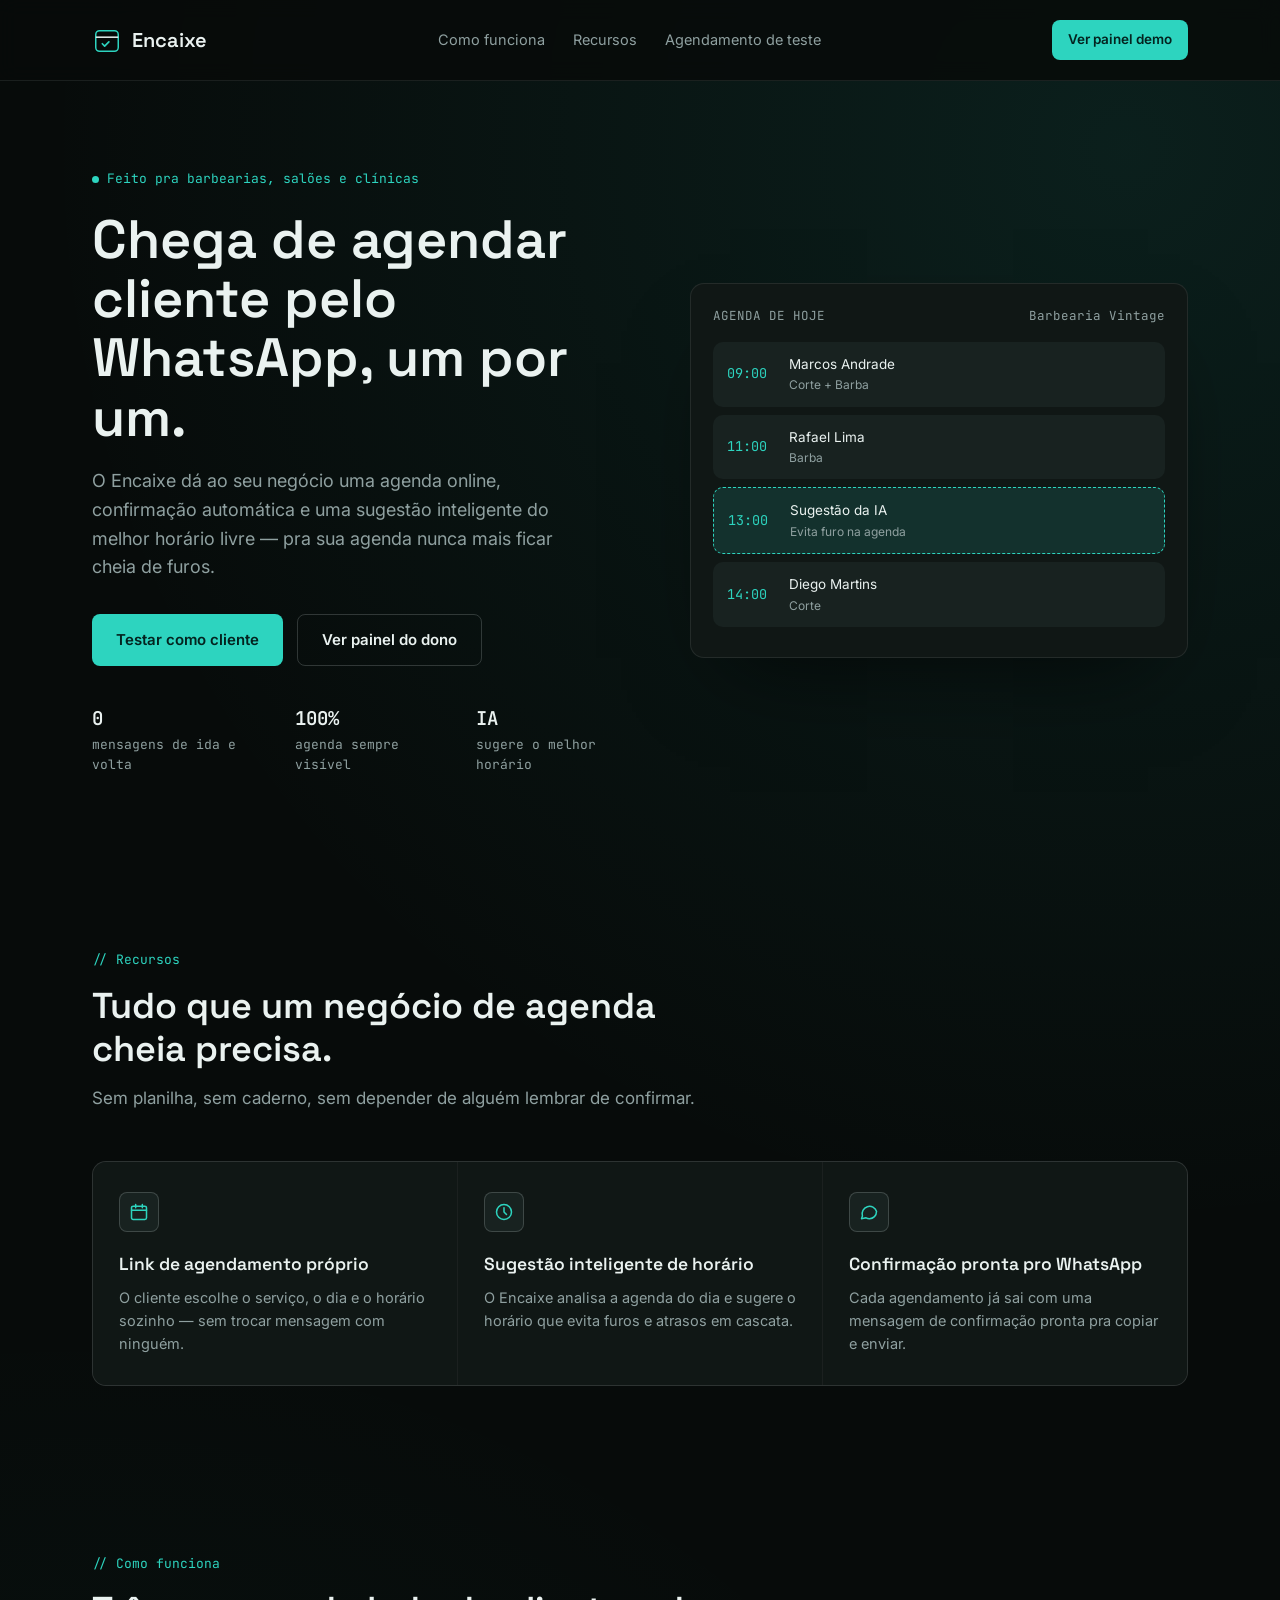
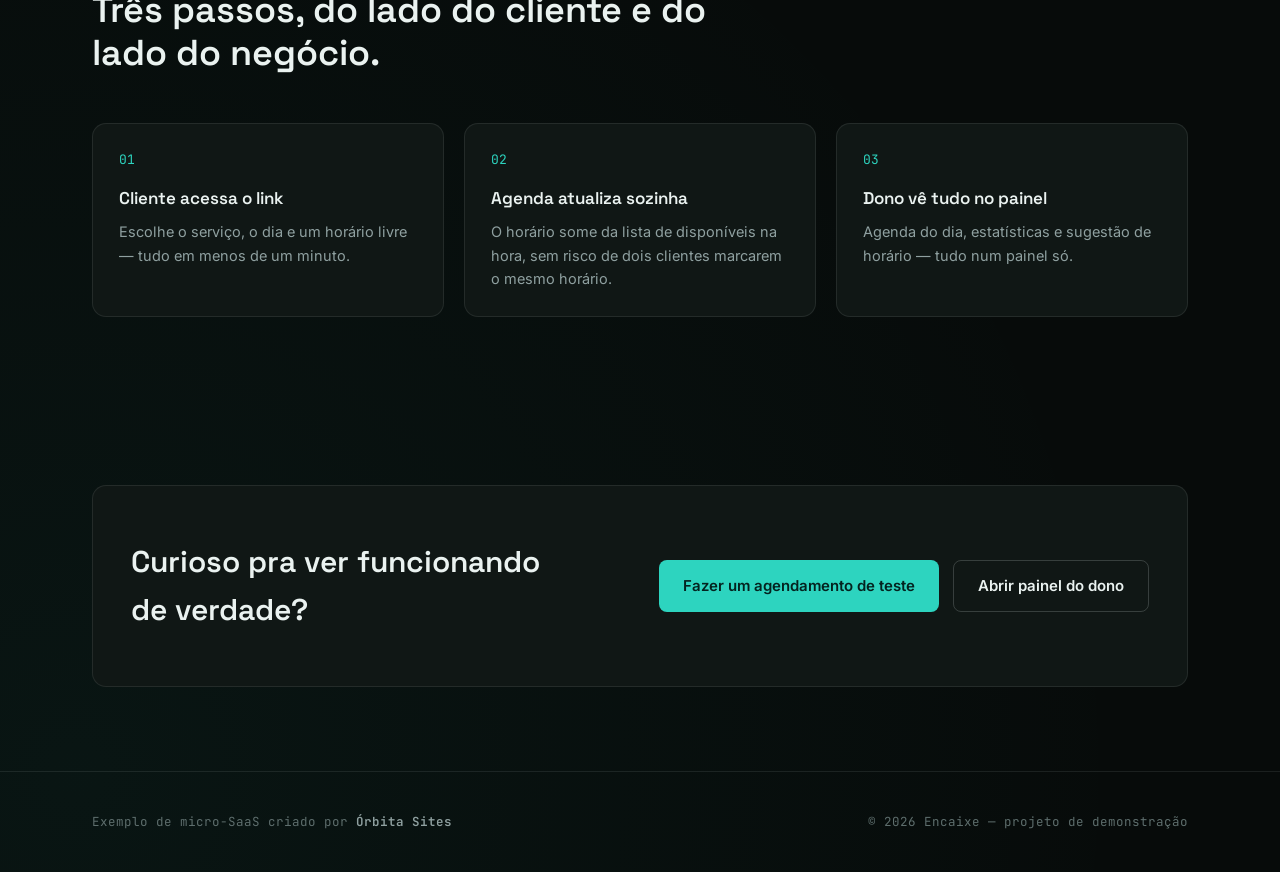
<file: index.html>
<!DOCTYPE html>
<html lang="pt-BR">
<head>
<meta charset="UTF-8">
<meta name="viewport" content="width=device-width, initial-scale=1.0">
<title>Encaixe — Agendamento inteligente para o seu negócio</title>
<meta name="description" content="Agenda online, confirmação automática e sugestão inteligente de horário. Reduza no-shows e pare de agendar por WhatsApp.">
<link rel="stylesheet" href="css/style.css">
</head>
<body class="landing-body">

<header class="topbar">
  <div class="topbar-inner">
    <a href="index.html" class="brand">
      <svg class="brand-mark" viewBox="0 0 32 32" fill="none">
        <rect x="4" y="6" width="24" height="22" rx="4" stroke-width="1.6"/>
        <path d="M4 13h24" stroke="currentColor" stroke-width="1.6"/>
        <path class="tick" d="m11 20 2.5 2.5L18 18" stroke-width="1.8" stroke-linecap="round" stroke-linejoin="round" fill="none"/>
      </svg>
      Encaixe
    </a>
    <nav class="top-links">
      <a href="#como-funciona">Como funciona</a>
      <a href="#recursos">Recursos</a>
      <a href="agendar.html">Agendamento de teste</a>
    </nav>
    <a href="app.html" class="btn btn-primary btn-sm">Ver painel demo</a>
  </div>
</header>

<main>
  <section class="hero">
    <div class="container hero-inner">
      <div>
        <span class="eyebrow"><span class="dot"></span>Feito pra barbearias, salões e clínicas</span>
        <h1>Chega de agendar cliente pelo WhatsApp, um por um.</h1>
        <p class="lede">O Encaixe dá ao seu negócio uma agenda online, confirmação automática e uma sugestão inteligente do melhor horário livre — pra sua agenda nunca mais ficar cheia de furos.</p>

        <div class="hero-actions">
          <a href="agendar.html" class="btn btn-primary">Testar como cliente</a>
          <a href="app.html" class="btn btn-ghost">Ver painel do dono</a>
        </div>

        <div class="hero-meta">
          <div><strong>0</strong>mensagens de ida e volta</div>
          <div><strong>100%</strong>agenda sempre visível</div>
          <div><strong>IA</strong>sugere o melhor horário</div>
        </div>
      </div>

      <div class="hero-panel">
        <div class="hero-panel-head">
          <span>AGENDA DE HOJE</span>
          <span>Barbearia Vintage</span>
        </div>
        <div class="mini-slot"><span class="time">09:00</span><span class="who">Marcos Andrade<div class="svc">Corte + Barba</div></span></div>
        <div class="mini-slot"><span class="time">11:00</span><span class="who">Rafael Lima<div class="svc">Barba</div></span></div>
        <div class="mini-slot ai"><span class="time">13:00</span><span class="who">Sugestão da IA<div class="svc">Evita furo na agenda</div></span></div>
        <div class="mini-slot"><span class="time">14:00</span><span class="who">Diego Martins<div class="svc">Corte</div></span></div>
      </div>
    </div>
  </section>

  <section id="recursos">
    <div class="container">
      <div class="section-head">
        <div class="section-tag">// Recursos</div>
        <h2>Tudo que um negócio de agenda cheia precisa.</h2>
        <p>Sem planilha, sem caderno, sem depender de alguém lembrar de confirmar.</p>
      </div>
      <div class="feature-grid">
        <div class="feature-cell">
          <div class="icon-box"><svg viewBox="0 0 24 24" fill="none" stroke-width="1.8" stroke-linecap="round" stroke-linejoin="round"><rect x="3" y="5" width="18" height="16" rx="2"/><path d="M3 10h18M8 3v4M16 3v4"/></svg></div>
          <h3>Link de agendamento próprio</h3>
          <p>O cliente escolhe o serviço, o dia e o horário sozinho — sem trocar mensagem com ninguém.</p>
        </div>
        <div class="feature-cell">
          <div class="icon-box"><svg viewBox="0 0 24 24" fill="none" stroke-width="1.8" stroke-linecap="round" stroke-linejoin="round"><circle cx="12" cy="12" r="9"/><path d="M12 7v5l3 3"/></svg></div>
          <h3>Sugestão inteligente de horário</h3>
          <p>O Encaixe analisa a agenda do dia e sugere o horário que evita furos e atrasos em cascata.</p>
        </div>
        <div class="feature-cell">
          <div class="icon-box"><svg viewBox="0 0 24 24" fill="none" stroke-width="1.8" stroke-linecap="round" stroke-linejoin="round"><path d="M21 11.5a8.38 8.38 0 0 1-8.5 8.5 8.5 8.5 0 0 1-4-1L3 20l1.1-3.3a8.5 8.5 0 1 1 17-5.2Z"/></svg></div>
          <h3>Confirmação pronta pro WhatsApp</h3>
          <p>Cada agendamento já sai com uma mensagem de confirmação pronta pra copiar e enviar.</p>
        </div>
      </div>
    </div>
  </section>

  <section id="como-funciona">
    <div class="container">
      <div class="section-head">
        <div class="section-tag">// Como funciona</div>
        <h2>Três passos, do lado do cliente e do lado do negócio.</h2>
      </div>
      <div class="steps-row">
        <div class="step-card">
          <div class="step-num">01</div>
          <h3>Cliente acessa o link</h3>
          <p>Escolhe o serviço, o dia e um horário livre — tudo em menos de um minuto.</p>
        </div>
        <div class="step-card">
          <div class="step-num">02</div>
          <h3>Agenda atualiza sozinha</h3>
          <p>O horário some da lista de disponíveis na hora, sem risco de dois clientes marcarem o mesmo horário.</p>
        </div>
        <div class="step-card">
          <div class="step-num">03</div>
          <h3>Dono vê tudo no painel</h3>
          <p>Agenda do dia, estatísticas e sugestão de horário — tudo num painel só.</p>
        </div>
      </div>
    </div>
  </section>

  <section>
    <div class="container">
      <div class="cta-band">
        <h2>Curioso pra ver funcionando de verdade?</h2>
        <div class="actions">
          <a href="agendar.html" class="btn btn-primary">Fazer um agendamento de teste</a>
          <a href="app.html" class="btn btn-ghost">Abrir painel do dono</a>
        </div>
      </div>
    </div>
  </section>
</main>

<footer>
  <div class="container footer-inner">
    <div class="made-by">Exemplo de micro-SaaS criado por <b>Órbita Sites</b></div>
    <div class="made-by">© 2026 Encaixe — projeto de demonstração</div>
  </div>
</footer>

</body>
</html>
</file>
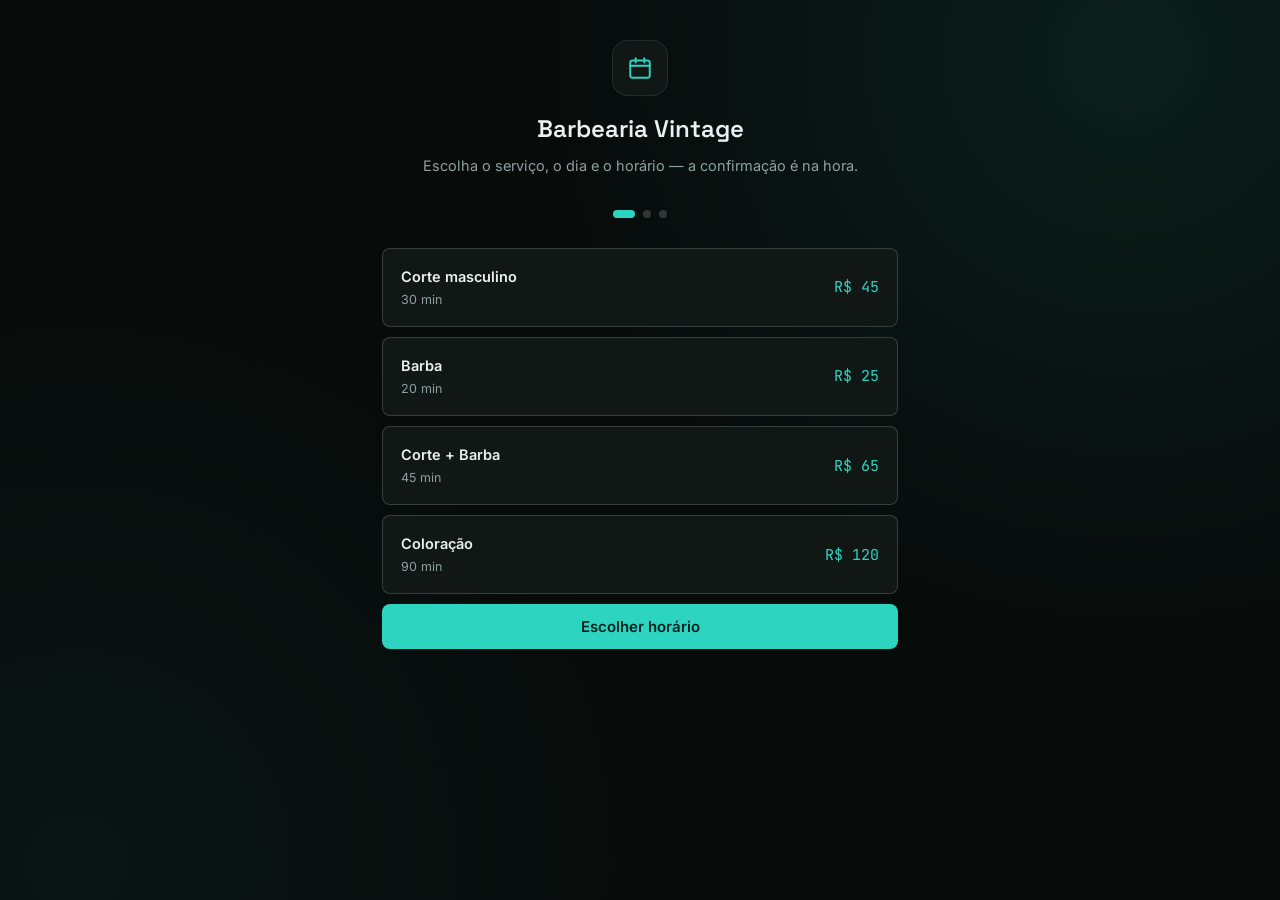
<file: agendar.html>
<!DOCTYPE html>
<html lang="pt-BR">
<head>
<meta charset="UTF-8">
<meta name="viewport" content="width=device-width, initial-scale=1.0">
<title>Agendar horário — Barbearia Vintage</title>
<link rel="stylesheet" href="css/style.css">
</head>
<body class="landing-body">

<div class="book-shell">

  <div class="book-header">
    <div class="biz-icon">
      <svg viewBox="0 0 24 24" fill="none" stroke-width="1.8" stroke-linecap="round" stroke-linejoin="round"><rect x="3" y="5" width="18" height="16" rx="2"/><path d="M3 10h18M8 3v4M16 3v4"/></svg>
    </div>
    <h1 id="biz-nome">Barbearia Vintage</h1>
    <p>Escolha o serviço, o dia e o horário — a confirmação é na hora.</p>
  </div>

  <div class="book-steps">
    <span class="active" data-step="1"></span>
    <span data-step="2"></span>
    <span data-step="3"></span>
  </div>

  <!-- ETAPA 1 — SERVIÇO -->
  <div id="etapa-servico">
    <div id="lista-servicos"></div>
    <button class="btn btn-primary btn-block" id="btn-ir-horario" disabled>Escolher horário</button>
  </div>

  <!-- ETAPA 2 — DIA E HORÁRIO -->
  <div id="etapa-horario" class="hidden">
    <div class="day-scroll" id="lista-dias"></div>
    <div class="slot-grid" id="lista-slots"></div>
    <button class="btn btn-primary btn-block" id="btn-ir-dados" disabled>Continuar</button>
    <button class="btn btn-ghost btn-block" style="margin-top:10px;" id="btn-voltar-servico">Voltar</button>
  </div>

  <!-- ETAPA 3 — DADOS + CONFIRMAÇÃO -->
  <div id="etapa-dados" class="hidden">
    <div class="summary-card" id="resumo-card"></div>

    <div class="field">
      <label for="c-nome">Seu nome</label>
      <input type="text" id="c-nome" placeholder="Como podemos te chamar?">
    </div>
    <div class="field">
      <label for="c-telefone">WhatsApp</label>
      <input type="tel" id="c-telefone" placeholder="81 99999-0000">
    </div>

    <button class="btn btn-primary btn-block" id="btn-confirmar">Confirmar agendamento</button>
    <button class="btn btn-ghost btn-block" style="margin-top:10px;" id="btn-voltar-horario">Voltar</button>
  </div>

  <!-- ETAPA 4 — SUCESSO -->
  <div id="etapa-sucesso" class="hidden">
    <div class="success-box">
      <div class="success-icon">
        <svg viewBox="0 0 24 24" fill="none" stroke-width="2" stroke-linecap="round" stroke-linejoin="round"><path d="M20 6 9 17l-5-5"/></svg>
      </div>
      <h2>Agendamento confirmado!</h2>
      <p>Guardamos seu horário. Aqui está a mensagem de confirmação:</p>
    </div>
    <div class="wa-preview" id="wa-preview-final"></div>
    <button class="btn btn-ghost btn-block" style="margin-top:18px;" id="btn-novo-agendamento">Fazer outro agendamento</button>
  </div>

</div>

<script src="js/store.js"></script>
<script src="js/booking.js"></script>
</body>
</html>
</file>
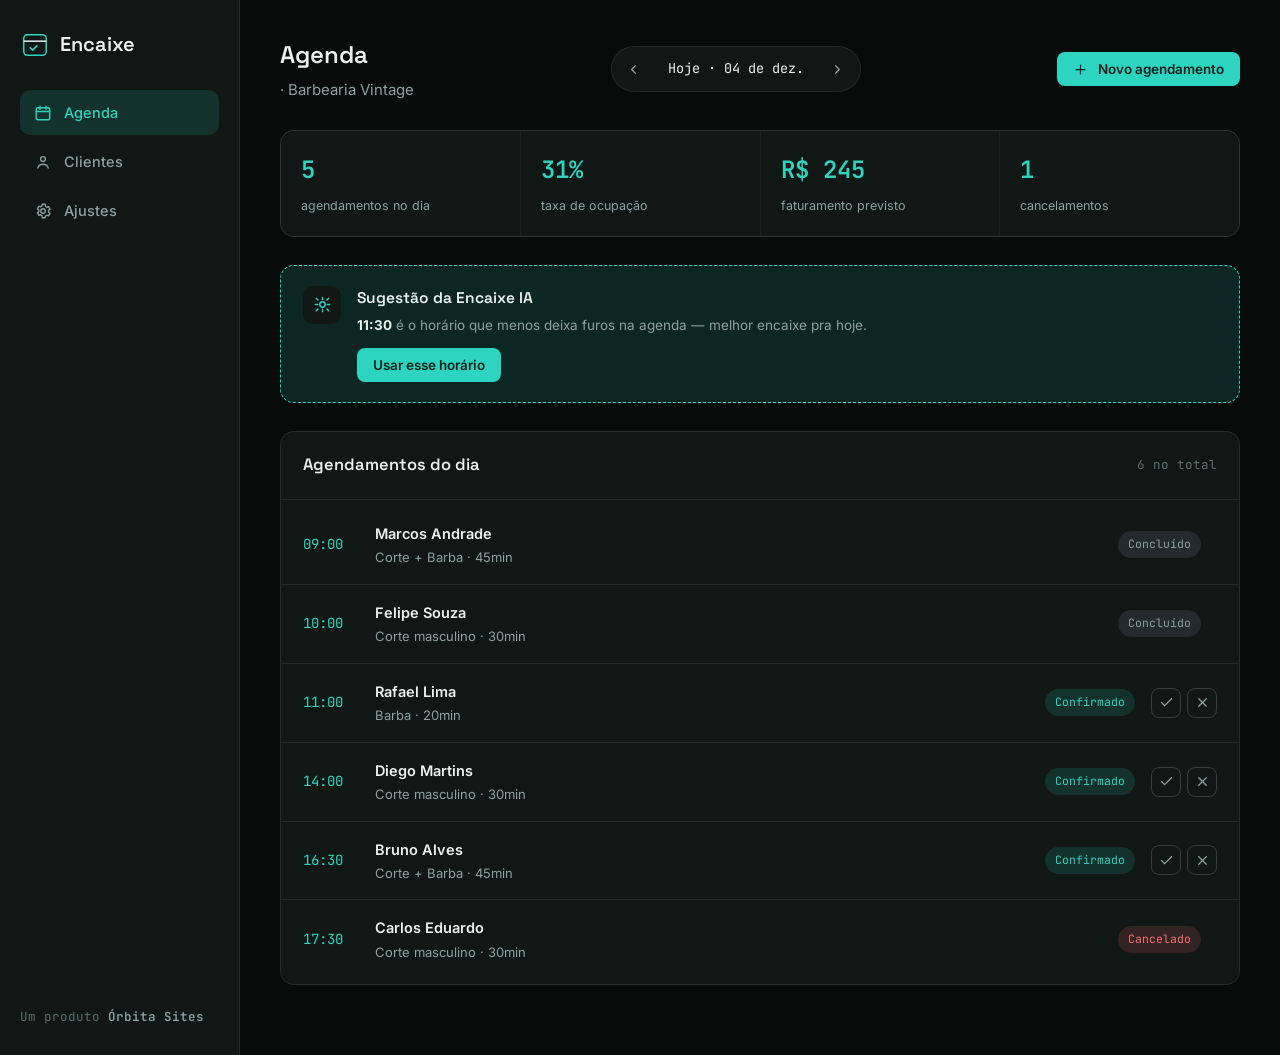
<file: app.html>
<!DOCTYPE html>
<html lang="pt-BR">
<head>
<meta charset="UTF-8">
<meta name="viewport" content="width=device-width, initial-scale=1.0">
<title>Painel — Encaixe</title>
<link rel="stylesheet" href="css/style.css">
</head>
<body>

<div class="app-shell">

  <aside class="app-sidebar">
    <a href="index.html" class="brand">
      <svg class="brand-mark" viewBox="0 0 32 32" fill="none">
        <rect x="4" y="6" width="24" height="22" rx="4" stroke-width="1.6"/>
        <path d="M4 13h24" stroke="currentColor" stroke-width="1.6"/>
        <path class="tick" d="m11 20 2.5 2.5L18 18" stroke-width="1.8" stroke-linecap="round" stroke-linejoin="round" fill="none"/>
      </svg>
      Encaixe
    </a>

    <nav class="app-nav">
      <a href="app.html" class="active">
        <svg viewBox="0 0 24 24" fill="none" stroke-width="1.8" stroke-linecap="round" stroke-linejoin="round"><rect x="3" y="5" width="18" height="16" rx="2"/><path d="M3 10h18M8 3v4M16 3v4"/></svg>
        Agenda
      </a>
      <a href="#" onclick="return false;">
        <svg viewBox="0 0 24 24" fill="none" stroke-width="1.8" stroke-linecap="round" stroke-linejoin="round"><circle cx="12" cy="8" r="3.2"/><path d="M5 20c1.2-3.4 4-5 7-5s5.8 1.6 7 5"/></svg>
        Clientes
      </a>
      <a href="#" onclick="return false;">
        <svg viewBox="0 0 24 24" fill="none" stroke-width="1.8" stroke-linecap="round" stroke-linejoin="round"><circle cx="12" cy="12" r="3"/><path d="M19.4 13a7.9 7.9 0 0 0 0-2l2-1.5-2-3.4-2.3.9a8 8 0 0 0-1.7-1L15 3h-4l-.4 2.4a8 8 0 0 0-1.7 1l-2.3-.9-2 3.4L6.6 11a7.9 7.9 0 0 0 0 2l-2 1.5 2 3.4 2.3-.9c.5.4 1.1.8 1.7 1L11 21h4l.4-2.4c.6-.2 1.2-.6 1.7-1l2.3.9 2-3.4-2-1.5Z"/></svg>
        Ajustes
      </a>
    </nav>

    <div class="app-sidebar-foot made-by">Um produto <b>Órbita Sites</b></div>
  </aside>

  <main class="app-main">
    <div class="app-topline">
      <div>
        <div class="app-title">Agenda<span id="negocio-nome"></span></div>
      </div>
      <div class="date-nav">
        <button id="btn-prev" aria-label="Dia anterior">
          <svg width="15" height="15" viewBox="0 0 24 24" fill="none" stroke="currentColor" stroke-width="2" stroke-linecap="round" stroke-linejoin="round"><path d="M15 6l-6 6 6 6"/></svg>
        </button>
        <span class="current" id="data-atual"></span>
        <button id="btn-next" aria-label="Próximo dia">
          <svg width="15" height="15" viewBox="0 0 24 24" fill="none" stroke="currentColor" stroke-width="2" stroke-linecap="round" stroke-linejoin="round"><path d="M9 6l6 6-6 6"/></svg>
        </button>
      </div>
      <button class="btn btn-primary btn-sm desktop-new-btn" id="btn-novo-desktop">
        <svg width="15" height="15" viewBox="0 0 24 24" fill="none" stroke="currentColor" stroke-width="2" stroke-linecap="round"><path d="M12 5v14M5 12h14"/></svg>
        Novo agendamento
      </button>
    </div>

    <div class="stats-row">
      <div class="stat-cell"><div class="value" id="stat-total">—</div><div class="label">agendamentos no dia</div></div>
      <div class="stat-cell"><div class="value" id="stat-ocupacao">—</div><div class="label">taxa de ocupação</div></div>
      <div class="stat-cell"><div class="value" id="stat-faturamento">—</div><div class="label">faturamento previsto</div></div>
      <div class="stat-cell"><div class="value" id="stat-cancelados">—</div><div class="label">cancelamentos</div></div>
    </div>

    <div class="ai-card" id="ai-card">
      <div class="ai-icon">
        <svg viewBox="0 0 24 24" fill="none" stroke-width="1.8" stroke-linecap="round" stroke-linejoin="round"><path d="M12 3v3M12 18v3M4.2 4.2l2.1 2.1M17.7 17.7l2.1 2.1M3 12h3M18 12h3M4.2 19.8l2.1-2.1M17.7 6.3l2.1-2.1"/><circle cx="12" cy="12" r="3.4"/></svg>
      </div>
      <div style="flex:1;">
        <h4>Sugestão da Encaixe IA</h4>
        <p id="ai-texto">Calculando o melhor horário livre do dia...</p>
        <div class="actions">
          <button class="btn btn-primary btn-sm" id="btn-usar-sugestao">Usar esse horário</button>
        </div>
      </div>
    </div>

    <div class="panel">
      <div class="panel-head">
        <h3>Agendamentos do dia</h3>
        <span class="made-by" id="contagem-label"></span>
      </div>
      <div class="agenda-list" id="agenda-list"></div>
    </div>
  </main>
</div>

<button class="fab" id="btn-novo-mobile" aria-label="Novo agendamento">
  <svg viewBox="0 0 24 24" fill="none" stroke="currentColor" stroke-width="2.2" stroke-linecap="round"><path d="M12 5v14M5 12h14"/></svg>
</button>

<!-- ===================== MODAL NOVO AGENDAMENTO ===================== -->
<div class="modal-overlay" id="modal-overlay">
  <div class="modal">
    <div class="modal-head">
      <h3>Novo agendamento</h3>
      <button class="modal-close" id="modal-close">
        <svg width="15" height="15" viewBox="0 0 24 24" fill="none" stroke="currentColor" stroke-width="2" stroke-linecap="round"><path d="M18 6 6 18M6 6l12 12"/></svg>
      </button>
    </div>

    <form id="form-agendamento">
      <div class="field">
        <label for="f-cliente">Nome do cliente</label>
        <input type="text" id="f-cliente" required placeholder="Ex.: João Pereira">
      </div>
      <div class="field-row">
        <div class="field">
          <label for="f-telefone">WhatsApp</label>
          <input type="tel" id="f-telefone" required placeholder="81 99999-0000">
        </div>
        <div class="field">
          <label for="f-servico">Serviço</label>
          <select id="f-servico" required></select>
        </div>
      </div>
      <div class="field-row">
        <div class="field">
          <label for="f-data">Data</label>
          <input type="date" id="f-data" required>
        </div>
        <div class="field">
          <label for="f-hora">Horário disponível</label>
          <select id="f-hora" required></select>
        </div>
      </div>

      <div class="field">
        <label>Prévia da confirmação (WhatsApp)</label>
        <div class="wa-preview" id="wa-preview">Preencha os dados pra ver a mensagem.</div>
      </div>

      <button type="submit" class="btn btn-primary btn-block">Confirmar agendamento</button>
    </form>
  </div>
</div>

<script src="js/store.js"></script>
<script src="js/app.js"></script>
</body>
</html>
</file>
<file: css/style.css>
/* ==========================================================================
   ENCAIXE — Design System
   Agendamento inteligente para negócios locais
   ========================================================================== */

@import url('https://fonts.googleapis.com/css2?family=Space+Grotesk:wght@500;600;700&family=Inter:wght@400;500;600;700&family=JetBrains+Mono:wght@400;500;600&display=swap');

:root {
  --bg: #070B0A;
  --bg-elevated: #101715;
  --bg-elevated-2: #182220;
  --accent: #2DD4BF;
  --accent-dim: #0F766E;
  --accent-soft: rgba(45, 212, 191, 0.14);
  --warn: #F59E0B;
  --danger: #F87171;
  --text-primary: #EAF2F0;
  --text-muted: #8FA0A0;
  --text-muted-2: #5E6E6D;
  --border: rgba(234, 242, 240, 0.09);
  --border-strong: rgba(234, 242, 240, 0.18);

  --font-display: 'Space Grotesk', sans-serif;
  --font-body: 'Inter', sans-serif;
  --font-mono: 'JetBrains Mono', monospace;

  --radius-sm: 8px;
  --radius-md: 14px;
  --max-width: 1160px;
}

* { box-sizing: border-box; margin: 0; padding: 0; }
html { scroll-behavior: smooth; }

body {
  background: var(--bg);
  color: var(--text-primary);
  font-family: var(--font-body);
  font-size: 16px;
  line-height: 1.6;
  min-height: 100vh;
}

a { color: inherit; text-decoration: none; }
ul { list-style: none; }
button { font-family: inherit; cursor: pointer; }
input, select, textarea { font-family: inherit; }

.container { max-width: var(--max-width); margin: 0 auto; padding: 0 32px; }

a:focus-visible, button:focus-visible, input:focus-visible, select:focus-visible {
  outline: 2px solid var(--accent);
  outline-offset: 2px;
}

/* ============================== BADGE "FEITO POR" =============================== */
.made-by {
  display: inline-flex;
  align-items: center;
  gap: 8px;
  font-family: var(--font-mono);
  font-size: 12.5px;
  color: var(--text-muted-2);
}
.made-by b { color: var(--text-muted); font-weight: 600; }

/* ============================== LANDING: TOPO =============================== */
.landing-body {
  background:
    radial-gradient(circle at 88% 6%, rgba(45,212,191,0.10), transparent 42%),
    radial-gradient(circle at 6% 96%, rgba(45,212,191,0.05), transparent 40%),
    var(--bg);
}

.topbar {
  position: sticky; top: 0; z-index: 100;
  background: rgba(7, 11, 10, 0.86);
  backdrop-filter: blur(10px);
  border-bottom: 1px solid var(--border);
}
.topbar-inner {
  max-width: var(--max-width); margin: 0 auto; padding: 20px 32px;
  display: flex; align-items: center; justify-content: space-between;
}
.brand { display: flex; align-items: center; gap: 10px; font-family: var(--font-display); font-size: 20px; font-weight: 600; }
.brand-mark { width: 30px; height: 30px; flex-shrink: 0; }
.brand-mark rect { stroke: var(--accent); }
.brand-mark .tick { stroke: var(--accent); }

.top-links { display: none; gap: 28px; font-size: 14.5px; color: var(--text-muted); }
@media (min-width: 780px) { .top-links { display: flex; } }
.top-links a:hover { color: var(--text-primary); }

.btn {
  display: inline-flex; align-items: center; gap: 10px;
  padding: 13px 24px; border-radius: var(--radius-sm);
  font-size: 15px; font-weight: 600; border: none;
  transition: transform .15s ease, box-shadow .15s ease;
}
.btn-primary { background: var(--accent); color: #04231F; }
.btn-primary:hover { box-shadow: 0 0 0 3px rgba(45,212,191,0.18); }
.btn-ghost { background: transparent; color: var(--text-primary); border: 1px solid var(--border-strong); }
.btn-ghost:hover { border-color: var(--accent); }
.btn-block { width: 100%; justify-content: center; }
.btn-sm { padding: 9px 16px; font-size: 13.5px; }

/* ============================== HERO =============================== */
.hero { padding: 84px 0 90px; }
.hero-inner { display: grid; gap: 48px; align-items: center; }
@media (min-width: 960px) { .hero-inner { grid-template-columns: 1.05fr 0.95fr; } }

.eyebrow {
  display: inline-flex; align-items: center; gap: 8px;
  font-family: var(--font-mono); font-size: 13px; color: var(--accent); margin-bottom: 20px;
}
.eyebrow .dot { width: 7px; height: 7px; border-radius: 50%; background: var(--accent); }

.hero h1 {
  font-family: var(--font-display); font-weight: 600;
  font-size: clamp(34px, 4.6vw, 54px); line-height: 1.1; max-width: 15ch;
}
.hero p.lede { margin-top: 20px; font-size: 18px; color: var(--text-muted); max-width: 46ch; }
.hero-actions { display: flex; flex-wrap: wrap; gap: 14px; margin-top: 32px; }
.hero-meta { margin-top: 38px; display: flex; gap: 30px; font-family: var(--font-mono); font-size: 13px; color: var(--text-muted); }
.hero-meta strong { display: block; font-size: 19px; color: var(--text-primary); font-weight: 600; }

/* Mock de painel no hero */
.hero-panel {
  background: var(--bg-elevated);
  border: 1px solid var(--border);
  border-radius: var(--radius-md);
  padding: 22px;
  box-shadow: 0 40px 90px -40px rgba(0,0,0,0.7);
}
.hero-panel-head { display: flex; justify-content: space-between; align-items: center; margin-bottom: 16px; }
.hero-panel-head span { font-family: var(--font-mono); font-size: 12.5px; color: var(--text-muted); }
.mini-slot {
  display: flex; justify-content: space-between; align-items: center;
  padding: 12px 14px; border-radius: 10px; background: var(--bg-elevated-2);
  margin-bottom: 8px; font-size: 13.5px;
}
.mini-slot .time { font-family: var(--font-mono); color: var(--accent); width: 52px; }
.mini-slot .who { flex: 1; margin-left: 10px; }
.mini-slot .svc { color: var(--text-muted); font-size: 12px; }
.mini-slot.ai { border: 1px dashed var(--accent); background: var(--accent-soft); }

/* ============================== SEÇÕES GERAIS =============================== */
section { padding: 84px 0; }
.section-head { max-width: 62ch; margin-bottom: 48px; }
.section-tag { font-family: var(--font-mono); font-size: 13px; color: var(--accent); margin-bottom: 14px; }
.section-head h2 { font-family: var(--font-display); font-size: clamp(27px, 3.2vw, 36px); font-weight: 600; line-height: 1.2; }
.section-head p { margin-top: 14px; color: var(--text-muted); font-size: 17px; }

.feature-grid {
  display: grid; grid-template-columns: 1fr; gap: 1px;
  background: var(--border); border: 1px solid var(--border);
  border-radius: var(--radius-md); overflow: hidden;
}
@media (min-width: 720px) { .feature-grid { grid-template-columns: repeat(3, 1fr); } }
.feature-cell { background: var(--bg-elevated); padding: 30px 26px; }
.feature-cell .icon-box {
  width: 40px; height: 40px; border-radius: var(--radius-sm);
  background: var(--bg-elevated-2); border: 1px solid var(--border-strong);
  display: flex; align-items: center; justify-content: center; margin-bottom: 18px;
}
.feature-cell .icon-box svg { width: 20px; height: 20px; stroke: var(--accent); }
.feature-cell h3 { font-family: var(--font-display); font-size: 17.5px; font-weight: 600; margin-bottom: 8px; }
.feature-cell p { color: var(--text-muted); font-size: 14.5px; }

.steps-row { display: grid; grid-template-columns: 1fr; gap: 20px; }
@media (min-width: 780px) { .steps-row { grid-template-columns: repeat(3, 1fr); } }
.step-card { background: var(--bg-elevated); border: 1px solid var(--border); border-radius: var(--radius-md); padding: 26px; }
.step-num { font-family: var(--font-mono); color: var(--accent); font-size: 13px; margin-bottom: 14px; }
.step-card h3 { font-family: var(--font-display); font-size: 17px; font-weight: 600; margin-bottom: 8px; }
.step-card p { color: var(--text-muted); font-size: 14.5px; }

.cta-band {
  background: var(--bg-elevated); border: 1px solid var(--border); border-radius: var(--radius-md);
  padding: 52px 38px; display: flex; flex-direction: column; gap: 22px;
}
@media (min-width: 720px) { .cta-band { flex-direction: row; align-items: center; justify-content: space-between; } }
.cta-band h2 { font-family: var(--font-display); font-size: clamp(22px, 2.8vw, 30px); font-weight: 600; max-width: 22ch; }
.cta-band .actions { display: flex; gap: 14px; flex-wrap: wrap; }

footer { border-top: 1px solid var(--border); padding: 40px 0; }
.footer-inner { display: flex; flex-direction: column; gap: 16px; align-items: flex-start; }
@media (min-width: 720px) { .footer-inner { flex-direction: row; justify-content: space-between; align-items: center; } }

/* ============================== APP (PAINEL) =============================== */
.app-shell { display: flex; min-height: 100vh; }

.app-sidebar {
  width: 240px; flex-shrink: 0; background: var(--bg-elevated);
  border-right: 1px solid var(--border); padding: 28px 20px;
  display: none; flex-direction: column; gap: 30px;
}
@media (min-width: 880px) { .app-sidebar { display: flex; } }

.app-nav { display: flex; flex-direction: column; gap: 4px; }
.app-nav a {
  display: flex; align-items: center; gap: 12px; padding: 11px 14px;
  border-radius: 10px; font-size: 14.5px; color: var(--text-muted); font-weight: 500;
}
.app-nav a svg { width: 18px; height: 18px; stroke: currentColor; }
.app-nav a.active { background: var(--accent-soft); color: var(--accent); }
.app-nav a:hover:not(.active) { background: var(--bg-elevated-2); color: var(--text-primary); }

.app-sidebar-foot { margin-top: auto; }

.app-main { flex: 1; min-width: 0; padding: 28px 24px 60px; }
@media (min-width: 720px) { .app-main { padding: 36px 40px 70px; } }

.app-topline {
  display: flex; flex-wrap: wrap; gap: 16px; align-items: center; justify-content: space-between; margin-bottom: 28px;
}
.app-title { font-family: var(--font-display); font-size: 24px; font-weight: 600; }
.app-title span { color: var(--text-muted); font-weight: 400; font-size: 15px; display: block; margin-top: 4px; font-family: var(--font-body); }

.date-nav { display: flex; align-items: center; gap: 10px; background: var(--bg-elevated); border: 1px solid var(--border); border-radius: 999px; padding: 6px; }
.date-nav button {
  width: 32px; height: 32px; border-radius: 50%; border: none; background: transparent; color: var(--text-muted);
  display: flex; align-items: center; justify-content: center;
}
.date-nav button:hover { background: var(--bg-elevated-2); color: var(--text-primary); }
.date-nav .current { font-family: var(--font-mono); font-size: 13.5px; padding: 0 8px; min-width: 150px; text-align: center; }

.stats-row { display: grid; grid-template-columns: repeat(2, 1fr); gap: 1px; background: var(--border); border: 1px solid var(--border); border-radius: var(--radius-md); overflow: hidden; margin-bottom: 28px; }
@media (min-width: 780px) { .stats-row { grid-template-columns: repeat(4, 1fr); } }
.stat-cell { background: var(--bg-elevated); padding: 20px 20px; }
.stat-cell .value { font-family: var(--font-mono); font-size: 24px; font-weight: 600; color: var(--accent); }
.stat-cell .label { margin-top: 6px; font-size: 12.5px; color: var(--text-muted); }

.ai-card {
  display: flex; gap: 16px; align-items: flex-start;
  background: var(--accent-soft); border: 1px dashed var(--accent);
  border-radius: var(--radius-md); padding: 20px 22px; margin-bottom: 28px;
}
.ai-card .ai-icon { width: 38px; height: 38px; flex-shrink: 0; border-radius: 10px; background: var(--bg-elevated); display: flex; align-items: center; justify-content: center; }
.ai-card .ai-icon svg { width: 19px; height: 19px; stroke: var(--accent); }
.ai-card h4 { font-family: var(--font-display); font-size: 15.5px; font-weight: 600; margin-bottom: 4px; }
.ai-card p { font-size: 13.5px; color: var(--text-muted); }
.ai-card .actions { margin-top: 12px; display: flex; gap: 10px; }
.ai-card-empty { color: var(--text-muted); font-size: 13.5px; }

.panel { background: var(--bg-elevated); border: 1px solid var(--border); border-radius: var(--radius-md); }
.panel-head { display: flex; justify-content: space-between; align-items: center; padding: 20px 22px; border-bottom: 1px solid var(--border); }
.panel-head h3 { font-family: var(--font-display); font-size: 16.5px; font-weight: 600; }

.agenda-list { padding: 6px 0; }
.agenda-empty { padding: 50px 20px; text-align: center; color: var(--text-muted); font-size: 14.5px; }

.appt-row {
  display: flex; align-items: center; gap: 16px; padding: 16px 22px;
  border-bottom: 1px solid var(--border);
}
.appt-row:last-child { border-bottom: none; }
.appt-time { font-family: var(--font-mono); font-size: 14px; color: var(--accent); width: 56px; flex-shrink: 0; }
.appt-info { flex: 1; min-width: 0; }
.appt-info .name { font-weight: 600; font-size: 14.5px; }
.appt-info .svc { font-size: 13px; color: var(--text-muted); margin-top: 2px; }
.appt-badge { font-family: var(--font-mono); font-size: 11.5px; padding: 4px 10px; border-radius: 999px; white-space: nowrap; }
.appt-badge.confirmado { background: rgba(45,212,191,0.14); color: var(--accent); }
.appt-badge.concluido { background: rgba(148,163,184,0.14); color: var(--text-muted); }
.appt-badge.cancelado { background: rgba(248,113,113,0.14); color: var(--danger); }
.appt-actions { display: flex; gap: 6px; flex-shrink: 0; }
.icon-btn {
  width: 30px; height: 30px; border-radius: 8px; border: 1px solid var(--border-strong);
  background: transparent; color: var(--text-muted); display: flex; align-items: center; justify-content: center;
}
.icon-btn:hover { color: var(--text-primary); border-color: var(--accent); }
.icon-btn svg { width: 15px; height: 15px; stroke: currentColor; }

.fab {
  position: fixed; right: 24px; bottom: 24px; z-index: 50;
  width: 56px; height: 56px; border-radius: 50%; background: var(--accent);
  display: flex; align-items: center; justify-content: center; border: none;
  box-shadow: 0 12px 30px -8px rgba(45,212,191,0.5);
}
@media (min-width: 880px) { .fab { display: none; } }
.fab svg { width: 24px; height: 24px; stroke: #04231F; }

.desktop-new-btn { display: none; }
@media (min-width: 880px) { .desktop-new-btn { display: inline-flex; } }

/* Modal */
.modal-overlay {
  position: fixed; inset: 0; background: rgba(4,6,6,0.7); backdrop-filter: blur(3px);
  display: none; align-items: flex-end; justify-content: center; z-index: 200; padding: 0;
}
.modal-overlay.open { display: flex; }
@media (min-width: 640px) { .modal-overlay { align-items: center; padding: 20px; } }

.modal {
  background: var(--bg-elevated); border: 1px solid var(--border-strong);
  border-radius: 18px 18px 0 0; width: 100%; max-width: 480px;
  max-height: 90vh; overflow-y: auto; padding: 26px 24px 30px;
}
@media (min-width: 640px) { .modal { border-radius: var(--radius-md); } }

.modal-head { display: flex; justify-content: space-between; align-items: center; margin-bottom: 20px; }
.modal-head h3 { font-family: var(--font-display); font-size: 18px; font-weight: 600; }
.modal-close { width: 30px; height: 30px; border-radius: 8px; border: none; background: var(--bg-elevated-2); color: var(--text-muted); display: flex; align-items: center; justify-content: center; }

.field { margin-bottom: 16px; }
.field label { display: block; font-size: 13px; font-weight: 500; margin-bottom: 7px; color: var(--text-muted); }
.field input, .field select {
  width: 100%; background: var(--bg); border: 1px solid var(--border-strong);
  border-radius: var(--radius-sm); padding: 12px 13px; color: var(--text-primary); font-size: 14.5px;
}
.field input:focus, .field select:focus { border-color: var(--accent); outline: none; }
.field-row { display: grid; grid-template-columns: 1fr 1fr; gap: 14px; }

.wa-preview {
  margin-top: 6px; background: var(--bg); border: 1px solid var(--border); border-radius: var(--radius-sm);
  padding: 14px 16px; font-size: 13.5px; color: var(--text-muted); white-space: pre-line; line-height: 1.55;
}

/* ============================== PÁGINA DE AGENDAMENTO PÚBLICO =============================== */
.book-shell { max-width: 560px; margin: 0 auto; padding: 40px 22px 80px; }
.book-header { text-align: center; margin-bottom: 32px; }
.book-header .biz-icon {
  width: 56px; height: 56px; border-radius: 16px; background: var(--bg-elevated);
  border: 1px solid var(--border); display: flex; align-items: center; justify-content: center;
  margin: 0 auto 14px;
}
.book-header .biz-icon svg { width: 26px; height: 26px; stroke: var(--accent); }
.book-header h1 { font-family: var(--font-display); font-size: 24px; font-weight: 600; }
.book-header p { color: var(--text-muted); font-size: 14.5px; margin-top: 6px; }

.book-steps { display: flex; justify-content: center; gap: 8px; margin-bottom: 30px; }
.book-steps span { width: 8px; height: 8px; border-radius: 50%; background: var(--border-strong); }
.book-steps span.active { background: var(--accent); width: 22px; border-radius: 5px; }

.service-option {
  display: flex; justify-content: space-between; align-items: center; gap: 12px;
  padding: 16px 18px; border-radius: var(--radius-sm); border: 1px solid var(--border-strong);
  background: var(--bg-elevated); margin-bottom: 10px;
}
.service-option.selected { border-color: var(--accent); background: var(--accent-soft); }
.service-option .name { font-weight: 600; font-size: 14.5px; }
.service-option .meta { font-size: 12.5px; color: var(--text-muted); margin-top: 2px; }
.service-option .price { font-family: var(--font-mono); font-size: 15px; color: var(--accent); white-space: nowrap; }

.day-scroll { display: flex; gap: 10px; overflow-x: auto; padding-bottom: 6px; margin-bottom: 22px; }
.day-chip {
  flex-shrink: 0; width: 64px; padding: 12px 0; border-radius: 12px; text-align: center;
  border: 1px solid var(--border-strong); background: var(--bg-elevated);
}
.day-chip .dow { font-size: 11.5px; color: var(--text-muted); text-transform: uppercase; }
.day-chip .num { font-family: var(--font-display); font-size: 18px; font-weight: 600; margin-top: 4px; }
.day-chip.selected { border-color: var(--accent); background: var(--accent-soft); color: var(--accent); }

.slot-grid { display: grid; grid-template-columns: repeat(3, 1fr); gap: 10px; margin-bottom: 24px; }
@media (min-width: 420px) { .slot-grid { grid-template-columns: repeat(4, 1fr); } }
.slot-btn {
  padding: 11px 0; border-radius: var(--radius-sm); border: 1px solid var(--border-strong);
  background: var(--bg-elevated); font-family: var(--font-mono); font-size: 13.5px; color: var(--text-primary);
}
.slot-btn.selected { border-color: var(--accent); background: var(--accent); color: #04231F; font-weight: 600; }
.slot-empty { grid-column: 1 / -1; text-align: center; color: var(--text-muted); font-size: 13.5px; padding: 18px 0; }

.summary-card { background: var(--bg-elevated); border: 1px solid var(--border); border-radius: var(--radius-md); padding: 20px 22px; margin-bottom: 22px; }
.summary-row { display: flex; justify-content: space-between; font-size: 14px; padding: 7px 0; }
.summary-row .k { color: var(--text-muted); }
.summary-row.total { border-top: 1px solid var(--border); margin-top: 6px; padding-top: 12px; font-weight: 600; }

.success-box { text-align: center; padding: 30px 10px; }
.success-icon { width: 64px; height: 64px; border-radius: 50%; background: var(--accent-soft); border: 1px solid var(--accent); display: flex; align-items: center; justify-content: center; margin: 0 auto 20px; }
.success-icon svg { width: 30px; height: 30px; stroke: var(--accent); }
.success-box h2 { font-family: var(--font-display); font-size: 21px; font-weight: 600; margin-bottom: 10px; }
.success-box p { color: var(--text-muted); font-size: 14.5px; }

.hidden { display: none !important; }
</file>
